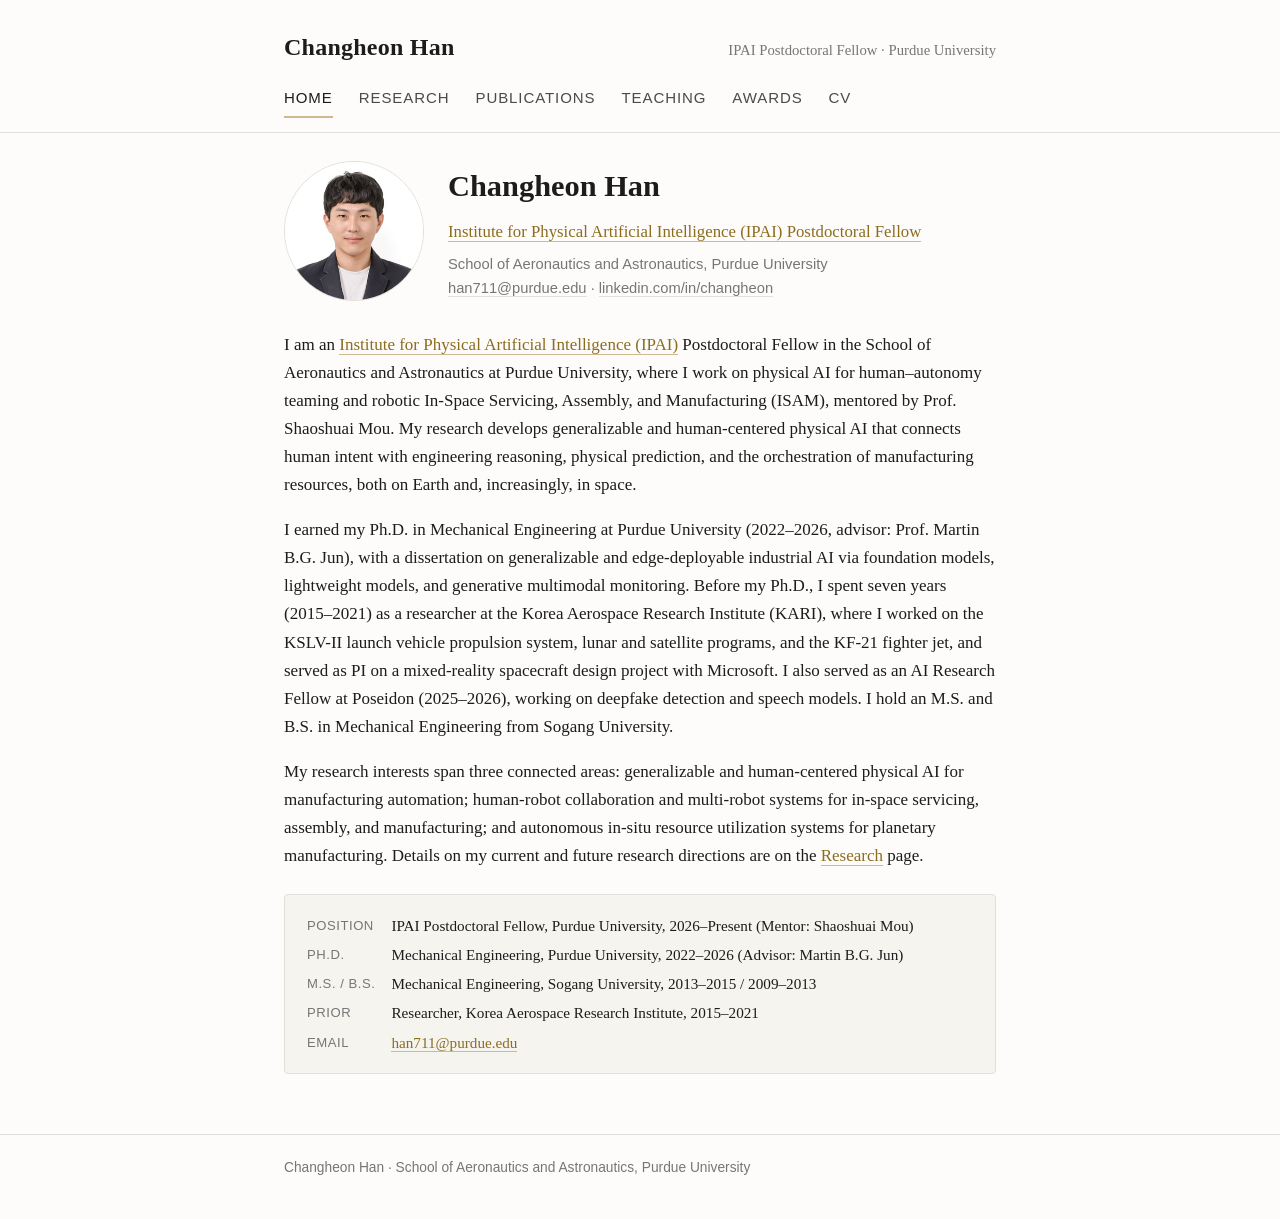
<file: index.html>
<!DOCTYPE html>
<html lang="en">
<head>
<meta charset="UTF-8">
<meta name="viewport" content="width=device-width, initial-scale=1">
<title>Changheon Han</title>
<meta name="description" content="Changheon Han, Institute for Physical Artificial Intelligence (IPAI) Postdoctoral Fellow, Purdue University.">
<link rel="stylesheet" href="css/style.css">
</head>
<body>
<header class="site-header">
  <div class="wrap header-row">
    <a class="site-name" href="index.html">Changheon Han</a>
    <span class="site-role">IPAI Postdoctoral Fellow &middot; Purdue University</span>
  </div>
  <nav class="site-nav wrap">
    <a href="index.html" class="active">Home</a>
    <a href="research.html">Research</a>
    <a href="publications.html">Publications</a>
    <a href="teaching.html">Teaching</a>
    <a href="awards.html">Awards</a>
    <a href="cite/Curriculum_Vitae.pdf" target="_blank" rel="noopener">CV</a>
  </nav>
</header>

<main class="wrap">
  <div class="hero-row">
    <img class="profile-photo" src="images/hc-photo.jpg" alt="Portrait of Changheon Han">
    <div>
      <h1>Changheon Han</h1>
      <p class="lede"><a href="https://ipai.research.purdue.edu/postdoctoral-fellows-program/" target="_blank" rel="noopener">Institute for Physical Artificial Intelligence (IPAI) Postdoctoral Fellow</a></p>
      <p class="byline">School of Aeronautics and Astronautics, Purdue University<br><a href="mailto:han711@purdue.edu">han711@purdue.edu</a> &middot; <a href="https://www.linkedin.com/in/changheon" target="_blank" rel="noopener">linkedin.com/in/changheon</a></p>
    </div>
  </div>

  <p>I am an <a href="https://ipai.research.purdue.edu/" target="_blank" rel="noopener">Institute for Physical Artificial Intelligence (IPAI)</a> Postdoctoral Fellow in the School of Aeronautics and Astronautics at Purdue University, where I work on physical AI for human&ndash;autonomy teaming and robotic In-Space Servicing, Assembly, and Manufacturing (ISAM), mentored by Prof. Shaoshuai Mou. My research develops generalizable and human-centered physical AI that connects human intent with engineering reasoning, physical prediction, and the orchestration of manufacturing resources, both on Earth and, increasingly, in space.</p>

  <p>I earned my Ph.D. in Mechanical Engineering at Purdue University (2022&ndash;2026, advisor: Prof. Martin B.G. Jun), with a dissertation on generalizable and edge-deployable industrial AI via foundation models, lightweight models, and generative multimodal monitoring. Before my Ph.D., I spent seven years (2015&ndash;2021) as a researcher at the Korea Aerospace Research Institute (KARI), where I worked on the KSLV-II launch vehicle propulsion system, lunar and satellite programs, and the KF-21 fighter jet, and served as PI on a mixed-reality spacecraft design project with Microsoft. I also served as an AI Research Fellow at Poseidon (2025&ndash;2026), working on deepfake detection and speech models. I hold an M.S. and B.S. in Mechanical Engineering from Sogang University.</p>

  <p>My research interests span three connected areas: generalizable and human-centered physical AI for manufacturing automation; human-robot collaboration and multi-robot systems for in-space servicing, assembly, and manufacturing; and autonomous in-situ resource utilization systems for planetary manufacturing. Details on my current and future research directions are on the <a href="research.html">Research</a> page.</p>

  <div class="panel">
    <dl>
      <dt>Position</dt>
      <dd>IPAI Postdoctoral Fellow, Purdue University, 2026&ndash;Present (Mentor: Shaoshuai Mou) </dd>
      <dt>Ph.D.</dt>
      <dd>Mechanical Engineering, Purdue University, 2022&ndash;2026 (Advisor: Martin B.G. Jun)</dd>
      <dt>M.S. / B.S.</dt>
      <dd>Mechanical Engineering, Sogang University, 2013&ndash;2015 / 2009&ndash;2013</dd>
      <dt>Prior</dt>
      <dd>Researcher, Korea Aerospace Research Institute, 2015&ndash;2021</dd>
      <dt>Email</dt>
      <dd><a href="mailto:han711@purdue.edu">han711@purdue.edu</a></dd>
    </dl>
  </div>
</main>

<footer class="site-footer">
  <div class="wrap">Changheon Han &middot; School of Aeronautics and Astronautics, Purdue University</div>
</footer>
</body>
</html>
</file>
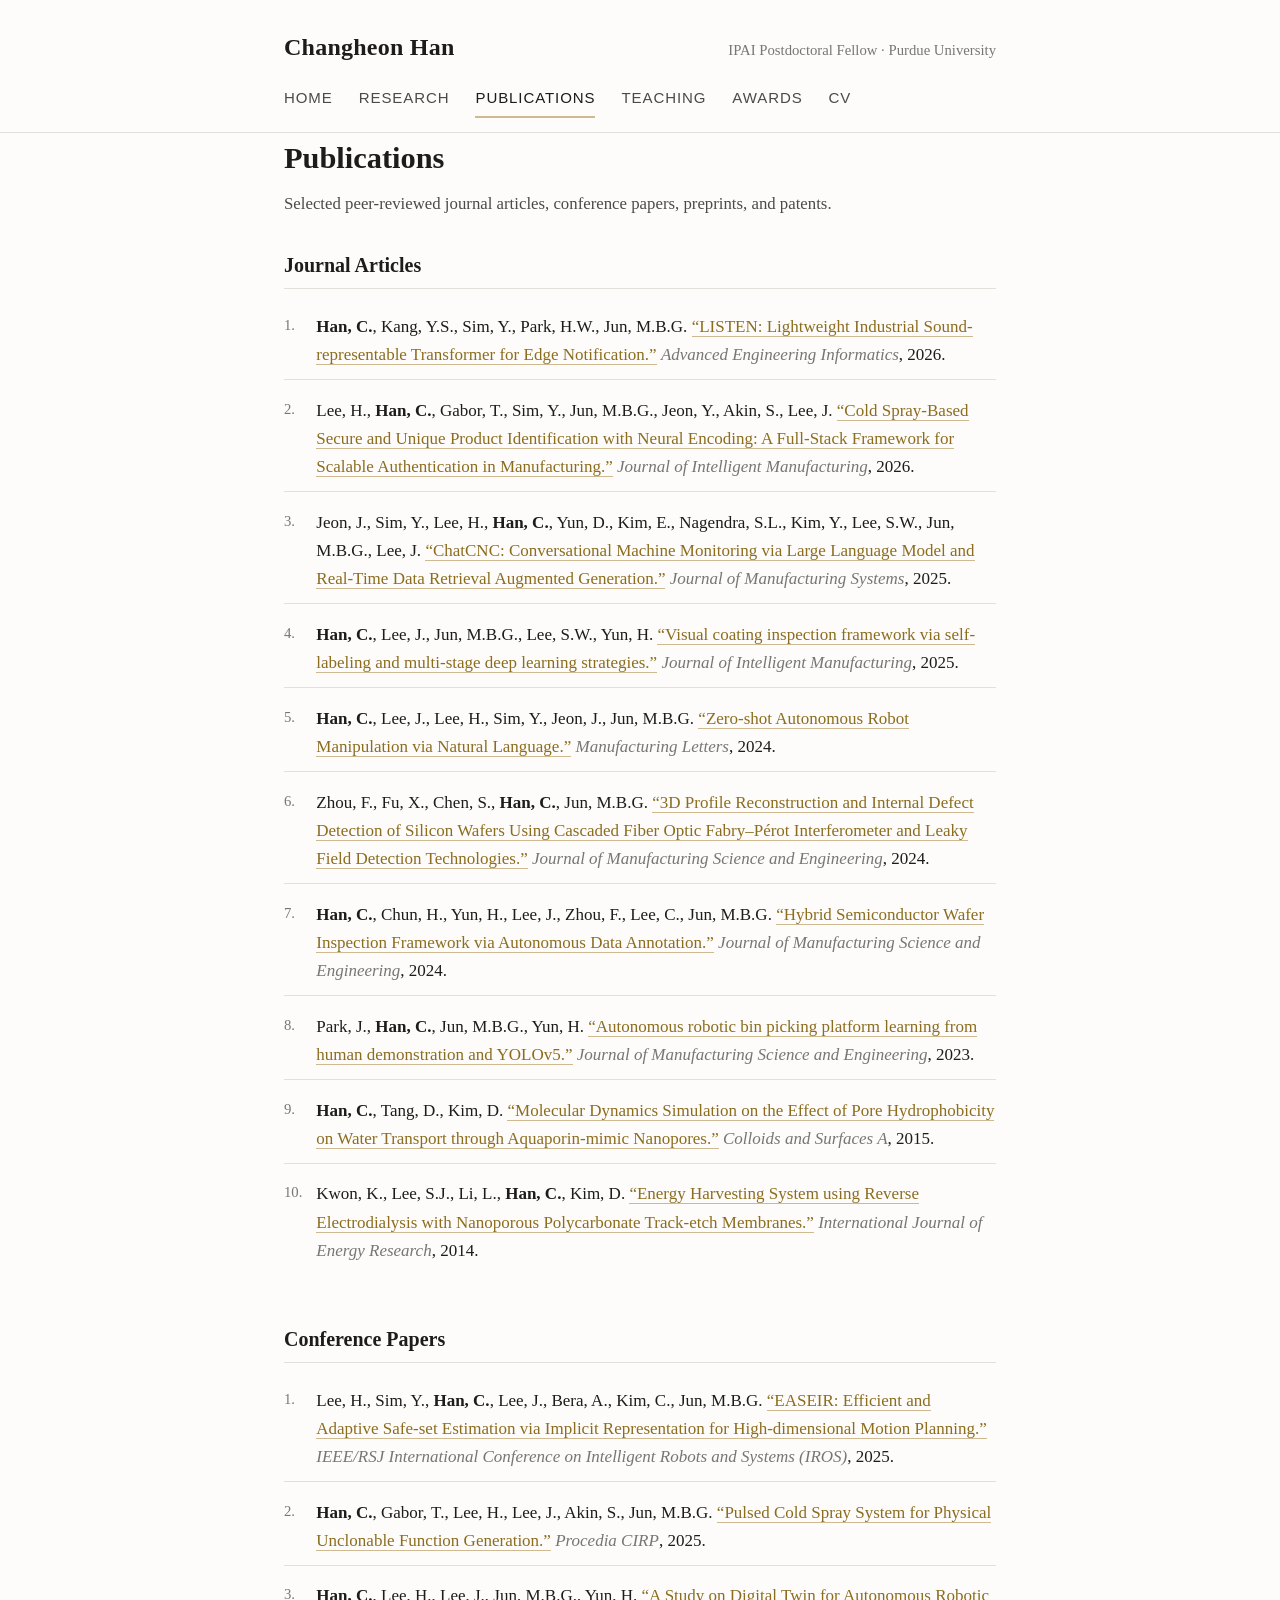
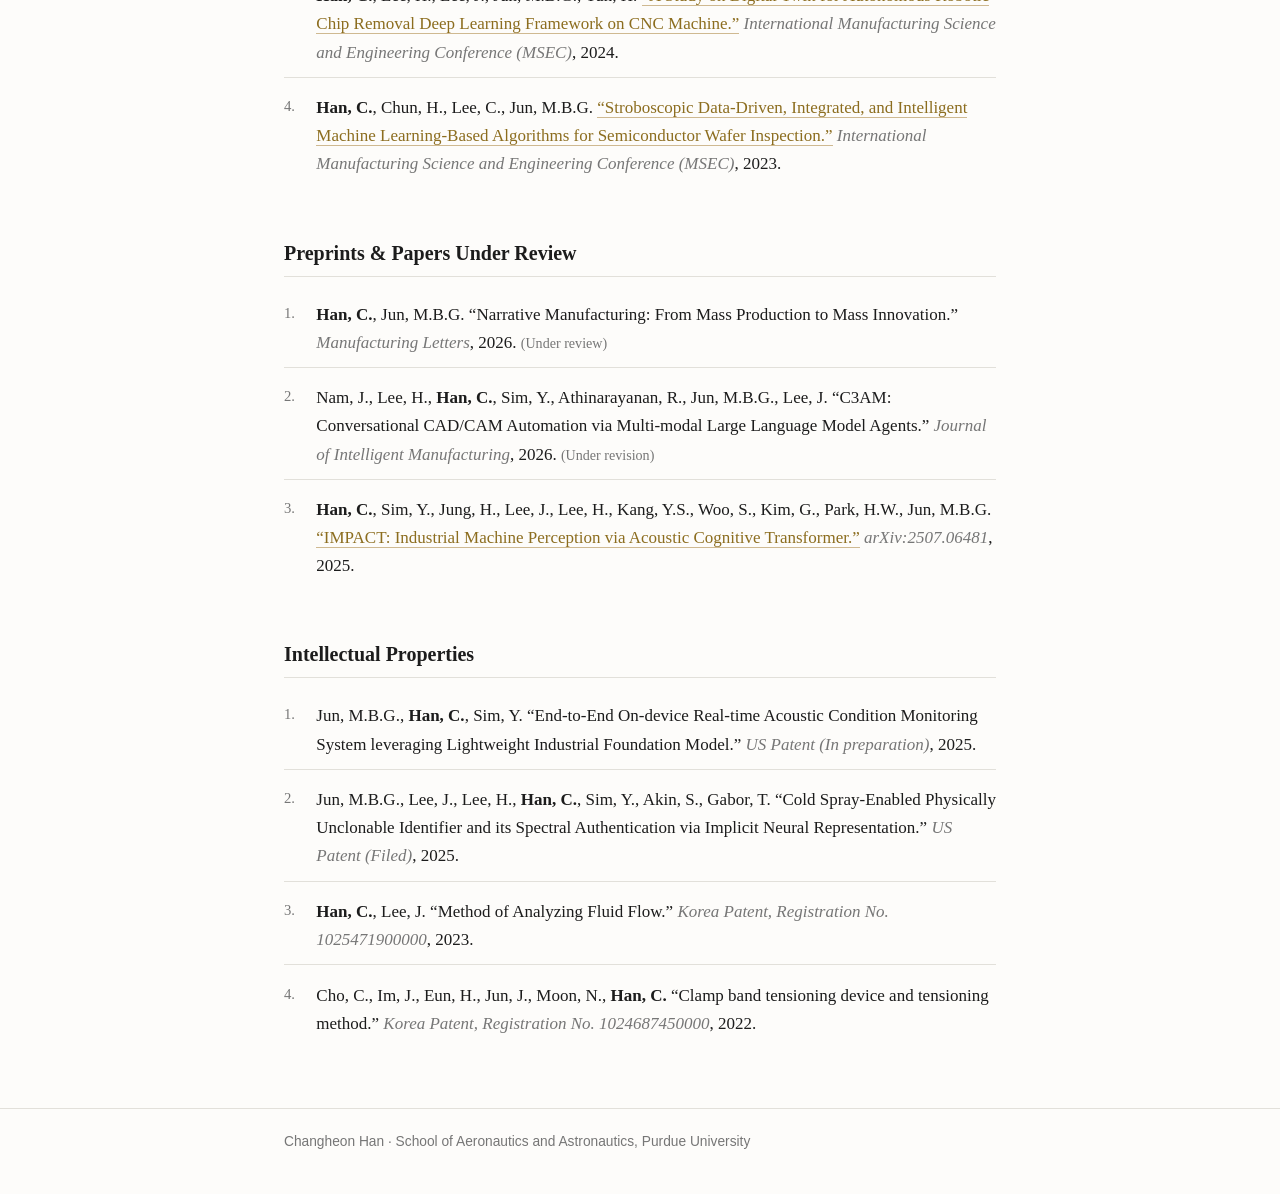
<file: publications.html>
<!DOCTYPE html>
<html lang="en">
<head>
<meta charset="UTF-8">
<meta name="viewport" content="width=device-width, initial-scale=1">
<title>Publications &middot; Changheon Han</title>
<link rel="stylesheet" href="css/style.css">
</head>
<body>
<header class="site-header">
  <div class="wrap header-row">
    <a class="site-name" href="index.html">Changheon Han</a>
    <span class="site-role">IPAI Postdoctoral Fellow &middot; Purdue University</span>
  </div>
  <nav class="site-nav wrap">
    <a href="index.html">Home</a>
    <a href="research.html">Research</a>
    <a href="publications.html" class="active">Publications</a>
    <a href="teaching.html">Teaching</a>
    <a href="awards.html">Awards</a>
    <a href="cite/Curriculum_Vitae.pdf" target="_blank" rel="noopener">CV</a>
  </nav>
</header>

<main class="wrap">
  <h1>Publications</h1>
  <p class="lede">Selected peer-reviewed journal articles, conference papers, preprints, and patents.</p>

  <h2>Journal Articles</h2>
  <ol class="pub-list">
    <li><strong>Han, C.</strong>, Kang, Y.S., Sim, Y., Park, H.W., Jun, M.B.G. <a href="https://doi.org/10.1016/j.aei.2026.104944" target="_blank" rel="noopener">&ldquo;LISTEN: Lightweight Industrial Sound-representable Transformer for Edge Notification.&rdquo;</a> <span class="venue">Advanced Engineering Informatics</span>, 2026.</li>
    <li>Lee, H., <strong>Han, C.</strong>, Gabor, T., Sim, Y., Jun, M.B.G., Jeon, Y., Akin, S., Lee, J. <a href="https://doi.org/10.1007/s10845-026-02864-w" target="_blank" rel="noopener">&ldquo;Cold Spray-Based Secure and Unique Product Identification with Neural Encoding: A Full-Stack Framework for Scalable Authentication in Manufacturing.&rdquo;</a> <span class="venue">Journal of Intelligent Manufacturing</span>, 2026.</li>
    <li>Jeon, J., Sim, Y., Lee, H., <strong>Han, C.</strong>, Yun, D., Kim, E., Nagendra, S.L., Kim, Y., Lee, S.W., Jun, M.B.G., Lee, J. <a href="https://doi.org/10.1016/j.jmsy.2025.01.018" target="_blank" rel="noopener">&ldquo;ChatCNC: Conversational Machine Monitoring via Large Language Model and Real-Time Data Retrieval Augmented Generation.&rdquo;</a> <span class="venue">Journal of Manufacturing Systems</span>, 2025.</li>
    <li><strong>Han, C.</strong>, Lee, J., Jun, M.B.G., Lee, S.W., Yun, H. <a href="https://doi.org/10.1007/s10845-024-02372-9" target="_blank" rel="noopener">&ldquo;Visual coating inspection framework via self-labeling and multi-stage deep learning strategies.&rdquo;</a> <span class="venue">Journal of Intelligent Manufacturing</span>, 2025.</li>
    <li><strong>Han, C.</strong>, Lee, J., Lee, H., Sim, Y., Jeon, J., Jun, M.B.G. <a href="https://doi.org/10.1016/j.mfglet.2024.09.067" target="_blank" rel="noopener">&ldquo;Zero-shot Autonomous Robot Manipulation via Natural Language.&rdquo;</a> <span class="venue">Manufacturing Letters</span>, 2024.</li>
    <li>Zhou, F., Fu, X., Chen, S., <strong>Han, C.</strong>, Jun, M.B.G. <a href="https://doi.org/10.1115/1.4065523" target="_blank" rel="noopener">&ldquo;3D Profile Reconstruction and Internal Defect Detection of Silicon Wafers Using Cascaded Fiber Optic Fabry&ndash;P&eacute;rot Interferometer and Leaky Field Detection Technologies.&rdquo;</a> <span class="venue">Journal of Manufacturing Science and Engineering</span>, 2024.</li>
    <li><strong>Han, C.</strong>, Chun, H., Yun, H., Lee, J., Zhou, F., Lee, C., Jun, M.B.G. <a href="https://doi.org/10.1115/1.4065276" target="_blank" rel="noopener">&ldquo;Hybrid Semiconductor Wafer Inspection Framework via Autonomous Data Annotation.&rdquo;</a> <span class="venue">Journal of Manufacturing Science and Engineering</span>, 2024.</li>
    <li>Park, J., <strong>Han, C.</strong>, Jun, M.B.G., Yun, H. <a href="https://doi.org/10.1115/1.4063107" target="_blank" rel="noopener">&ldquo;Autonomous robotic bin picking platform learning from human demonstration and YOLOv5.&rdquo;</a> <span class="venue">Journal of Manufacturing Science and Engineering</span>, 2023.</li>
    <li><strong>Han, C.</strong>, Tang, D., Kim, D. <a href="https://doi.org/10.1016/j.colsurfa.2015.04.012" target="_blank" rel="noopener">&ldquo;Molecular Dynamics Simulation on the Effect of Pore Hydrophobicity on Water Transport through Aquaporin-mimic Nanopores.&rdquo;</a> <span class="venue">Colloids and Surfaces A</span>, 2015.</li>
    <li>Kwon, K., Lee, S.J., Li, L., <strong>Han, C.</strong>, Kim, D. <a href="https://doi.org/10.1002/er.3111" target="_blank" rel="noopener">&ldquo;Energy Harvesting System using Reverse Electrodialysis with Nanoporous Polycarbonate Track-etch Membranes.&rdquo;</a> <span class="venue">International Journal of Energy Research</span>, 2014.</li>
  </ol>

  <h2>Conference Papers</h2>
  <ol class="pub-list">
    <li>Lee, H., Sim, Y., <strong>Han, C.</strong>, Lee, J., Bera, A., Kim, C., Jun, M.B.G. <a href="https://doi.org/10.1109/IROS60139.2025.11246375" target="_blank" rel="noopener">&ldquo;EASEIR: Efficient and Adaptive Safe-set Estimation via Implicit Representation for High-dimensional Motion Planning.&rdquo;</a> <span class="venue">IEEE/RSJ International Conference on Intelligent Robots and Systems (IROS)</span>, 2025.</li>
    <li><strong>Han, C.</strong>, Gabor, T., Lee, H., Lee, J., Akin, S., Jun, M.B.G. <a href="https://doi.org/10.1016/j.procir.2025.02.269" target="_blank" rel="noopener">&ldquo;Pulsed Cold Spray System for Physical Unclonable Function Generation.&rdquo;</a> <span class="venue">Procedia CIRP</span>, 2025.</li>
    <li><strong>Han, C.</strong>, Lee, H., Lee, J., Jun, M.B.G., Yun, H. <a href="https://doi.org/10.1115/MSEC2024-124383" target="_blank" rel="noopener">&ldquo;A Study on Digital Twin for Autonomous Robotic Chip Removal Deep Learning Framework on CNC Machine.&rdquo;</a> <span class="venue">International Manufacturing Science and Engineering Conference (MSEC)</span>, 2024.</li>
    <li><strong>Han, C.</strong>, Chun, H., Lee, C., Jun, M.B.G. <a href="https://doi.org/10.1115/MSEC2023-101213" target="_blank" rel="noopener">&ldquo;Stroboscopic Data-Driven, Integrated, and Intelligent Machine Learning-Based Algorithms for Semiconductor Wafer Inspection.&rdquo;</a> <span class="venue">International Manufacturing Science and Engineering Conference (MSEC)</span>, 2023.</li>
  </ol>

  <h2>Preprints &amp; Papers Under Review</h2>
  <ol class="pub-list">
    <li><strong>Han, C.</strong>, Jun, M.B.G. &ldquo;Narrative Manufacturing: From Mass Production to Mass Innovation.&rdquo; <span class="venue">Manufacturing Letters</span>, 2026. <span class="status">(Under review)</span></li>
    <li>Nam, J., Lee, H., <strong>Han, C.</strong>, Sim, Y., Athinarayanan, R., Jun, M.B.G., Lee, J. &ldquo;C3AM: Conversational CAD/CAM Automation via Multi-modal Large Language Model Agents.&rdquo; <span class="venue">Journal of Intelligent Manufacturing</span>, 2026. <span class="status">(Under revision)</span></li>
    <li><strong>Han, C.</strong>, Sim, Y., Jung, H., Lee, J., Lee, H., Kang, Y.S., Woo, S., Kim, G., Park, H.W., Jun, M.B.G. <a href="https://doi.org/10.48550/arXiv.2507.06481" target="_blank" rel="noopener">&ldquo;IMPACT: Industrial Machine Perception via Acoustic Cognitive Transformer.&rdquo;</a> <span class="venue">arXiv:2507.06481</span>, 2025.</li>
  </ol>

  <h2>Intellectual Properties</h2>
  <ol class="pub-list">
    <li>Jun, M.B.G., <strong>Han, C.</strong>, Sim, Y. &ldquo;End-to-End On-device Real-time Acoustic Condition Monitoring System leveraging Lightweight Industrial Foundation Model.&rdquo; <span class="venue">US Patent (In preparation)</span>, 2025.</li>
    <li>Jun, M.B.G., Lee, J., Lee, H., <strong>Han, C.</strong>, Sim, Y., Akin, S., Gabor, T. &ldquo;Cold Spray-Enabled Physically Unclonable Identifier and its Spectral Authentication via Implicit Neural Representation.&rdquo; <span class="venue">US Patent (Filed)</span>, 2025.</li>
    <li><strong>Han, C.</strong>, Lee, J. &ldquo;Method of Analyzing Fluid Flow.&rdquo; <span class="venue">Korea Patent, Registration No. 1025471900000</span>, 2023.</li>
    <li>Cho, C., Im, J., Eun, H., Jun, J., Moon, N., <strong>Han, C.</strong> &ldquo;Clamp band tensioning device and tensioning method.&rdquo; <span class="venue">Korea Patent, Registration No. 1024687450000</span>, 2022.</li>
  </ol>
</main>

<footer class="site-footer">
  <div class="wrap">Changheon Han &middot; School of Aeronautics and Astronautics, Purdue University</div>
</footer>
</body>
</html>
</file>
<file: css/style.css>
:root {
  --ink: #1c1c1c;
  --ink-soft: #4a4a4a;
  --muted: #767676;
  --line: #e2e0da;
  --bg: #fdfcfa;
  --panel: #f6f4ef;
  --accent: #8c6d1f;
  --accent-line: #cfb991;
  --max: 760px;
}

* { box-sizing: border-box; }

html { -webkit-text-size-adjust: 100%; }

body {
  margin: 0;
  background: var(--bg);
  color: var(--ink);
  font-family: -apple-system, "Iowan Old Style", "Palatino Linotype", Palatino, Georgia, "Noto Serif KR", serif;
  line-height: 1.65;
  font-size: 17px;
}

a { color: var(--accent); text-decoration: none; border-bottom: 1px solid var(--accent-line); }
a:hover { color: #6b5117; border-bottom-color: #6b5117; }

.wrap {
  max-width: var(--max);
  margin: 0 auto;
  padding: 0 24px;
}

/* Header / nav */
header.site-header {
  border-bottom: 1px solid var(--line);
  padding: 28px 0 0;
}

.header-row {
  display: flex;
  justify-content: space-between;
  align-items: baseline;
  flex-wrap: wrap;
  gap: 8px 20px;
  padding-bottom: 18px;
}

.site-name {
  font-size: 1.5rem;
  font-weight: 600;
  letter-spacing: 0.01em;
  color: var(--ink);
  border-bottom: none;
}
.site-name:hover { color: var(--ink); }

.site-role {
  color: var(--muted);
  font-size: 0.92rem;
}

nav.site-nav {
  display: flex;
  flex-wrap: wrap;
  gap: 4px 26px;
  padding-bottom: 14px;
  font-family: -apple-system, "Helvetica Neue", Arial, "Noto Sans KR", sans-serif;
  font-size: 0.94rem;
  text-transform: uppercase;
  letter-spacing: 0.06em;
}

nav.site-nav a {
  color: var(--ink-soft);
  border-bottom: 2px solid transparent;
  padding-bottom: 6px;
}

nav.site-nav a:hover,
nav.site-nav a.active {
  color: var(--ink);
  border-bottom-color: var(--accent-line);
}

/* Main content */
main { padding: 40px 0 20px; }

.hero-row {
  display: flex;
  align-items: stretch;
  gap: 24px;
  margin-top: 28px;
  margin-bottom: 4px;
}

.profile-photo {
  flex: 0 0 auto;
  align-self: stretch;
  aspect-ratio: 1 / 1;
  max-height: 140px;
  border-radius: 50%;
  object-fit: cover;
  border: 1px solid var(--line);
}

@media (max-width: 480px) {
  .hero-row { gap: 16px; }
}

h1 {
  font-size: 1.9rem;
  margin: 0 0 6px;
  font-weight: 600;
}

h2 {
  font-size: 1.25rem;
  margin: 2.4em 0 0.7em;
  padding-bottom: 6px;
  border-bottom: 1px solid var(--line);
  font-weight: 600;
}
h2:first-of-type { margin-top: 1.6em; }

h3 {
  font-size: 1.02rem;
  margin: 1.5em 0 0.3em;
  font-weight: 600;
}

p { margin: 0 0 1em; }

.lede {
  color: var(--ink-soft);
  font-size: 1.05rem;
  margin-bottom: 0.4em;
}

.byline {
  font-family: -apple-system, "Helvetica Neue", Arial, "Noto Sans KR", sans-serif;
  color: var(--muted);
  font-size: 0.92rem;
  margin-bottom: 1.8em;
}
.byline a { color: var(--muted); border-bottom-color: var(--line); }

ul, ol { padding-left: 1.3em; margin: 0 0 1em; }
li { margin-bottom: 0.4em; }

/* Info / fact panel */
.panel {
  background: var(--panel);
  border: 1px solid var(--line);
  border-radius: 4px;
  padding: 18px 22px;
  font-size: 0.95rem;
  margin: 1.6em 0;
}
.panel dl { display: grid; grid-template-columns: auto 1fr; gap: 4px 16px; margin: 0; }
.panel dt { color: var(--muted); font-family: -apple-system, "Helvetica Neue", Arial, "Noto Sans KR", sans-serif; font-size: 0.82rem; text-transform: uppercase; letter-spacing: 0.04em; padding-top: 2px; }
.panel dd { margin: 0; }

/* Entry lists (publications, awards, experience) */
.entry-list { list-style: none; padding-left: 0; }
.entry-list li {
  padding: 10px 0;
  border-bottom: 1px solid var(--line);
  display: flex;
  gap: 16px;
  align-items: baseline;
}
.entry-list li:last-child { border-bottom: none; }
.entry-year {
  flex: 0 0 auto;
  color: var(--muted);
  font-family: -apple-system, "Helvetica Neue", Arial, "Noto Sans KR", sans-serif;
  font-size: 0.85rem;
  min-width: 3.4em;
}
.entry-body { flex: 1; }
.entry-title { font-weight: 500; }
.entry-meta { color: var(--muted); font-size: 0.92rem; }
.entry-tag {
  display: inline-block;
  margin-left: 8px;
  font-family: -apple-system, "Helvetica Neue", Arial, "Noto Sans KR", sans-serif;
  font-size: 0.72rem;
  text-transform: uppercase;
  letter-spacing: 0.04em;
  color: var(--muted);
}

.pub-list { list-style: none; padding-left: 0; counter-reset: pub; }
.pub-list li {
  counter-increment: pub;
  padding: 10px 0;
  border-bottom: 1px solid var(--line);
  padding-left: 1.9em;
  position: relative;
}
.pub-list li:last-child { border-bottom: none; }
.pub-list li::before {
  content: counter(pub) ".";
  position: absolute;
  left: 0;
  color: var(--muted);
  font-size: 0.92rem;
}
.pub-list .venue { color: var(--muted); font-style: italic; }
.pub-list .status { color: var(--muted); font-size: 0.88rem; }

/* Figure */
figure { margin: 1.8em 0; }
figure img { width: 100%; height: auto; display: block; border: 1px solid var(--line); border-radius: 4px; background: #fff; }
figcaption { font-size: 0.88rem; color: var(--muted); margin-top: 8px; }

figure img.zoomable { cursor: zoom-in; transition: opacity 0.15s; }
figure img.zoomable:hover { opacity: 0.92; }
figure img.zoomable:focus-visible { outline: 2px solid var(--accent); outline-offset: 2px; }

.lightbox {
  display: none;
  position: fixed;
  inset: 0;
  background: rgba(20, 18, 14, 0.86);
  z-index: 100;
  align-items: center;
  justify-content: center;
  padding: 32px;
  cursor: zoom-out;
}
.lightbox.is-open { display: flex; }
.lightbox img {
  max-width: 100%;
  max-height: 100%;
  border-radius: 4px;
  box-shadow: 0 12px 40px rgba(0, 0, 0, 0.4);
}

.thrust {
  margin: 1.4em 0;
  padding-left: 16px;
  border-left: 2px solid var(--accent-line);
}
.thrust h3 { margin-top: 0; }

/* Footer */
footer.site-footer {
  border-top: 1px solid var(--line);
  margin-top: 60px;
  padding: 22px 0 40px;
  color: var(--muted);
  font-size: 0.86rem;
  font-family: -apple-system, "Helvetica Neue", Arial, "Noto Sans KR", sans-serif;
}

.btn {
  display: inline-block;
  border: 1px solid var(--ink);
  border-radius: 3px;
  padding: 7px 14px;
  font-family: -apple-system, "Helvetica Neue", Arial, "Noto Sans KR", sans-serif;
  font-size: 0.88rem;
  color: var(--ink);
  border-bottom: 1px solid var(--ink);
  margin: 4px 8px 4px 0;
}
.btn:hover { background: var(--ink); color: var(--bg); }

@media (max-width: 560px) {
  body { font-size: 16px; }
  nav.site-nav { gap: 4px 16px; }
  .entry-list li { flex-direction: column; gap: 2px; }
}
</file>
